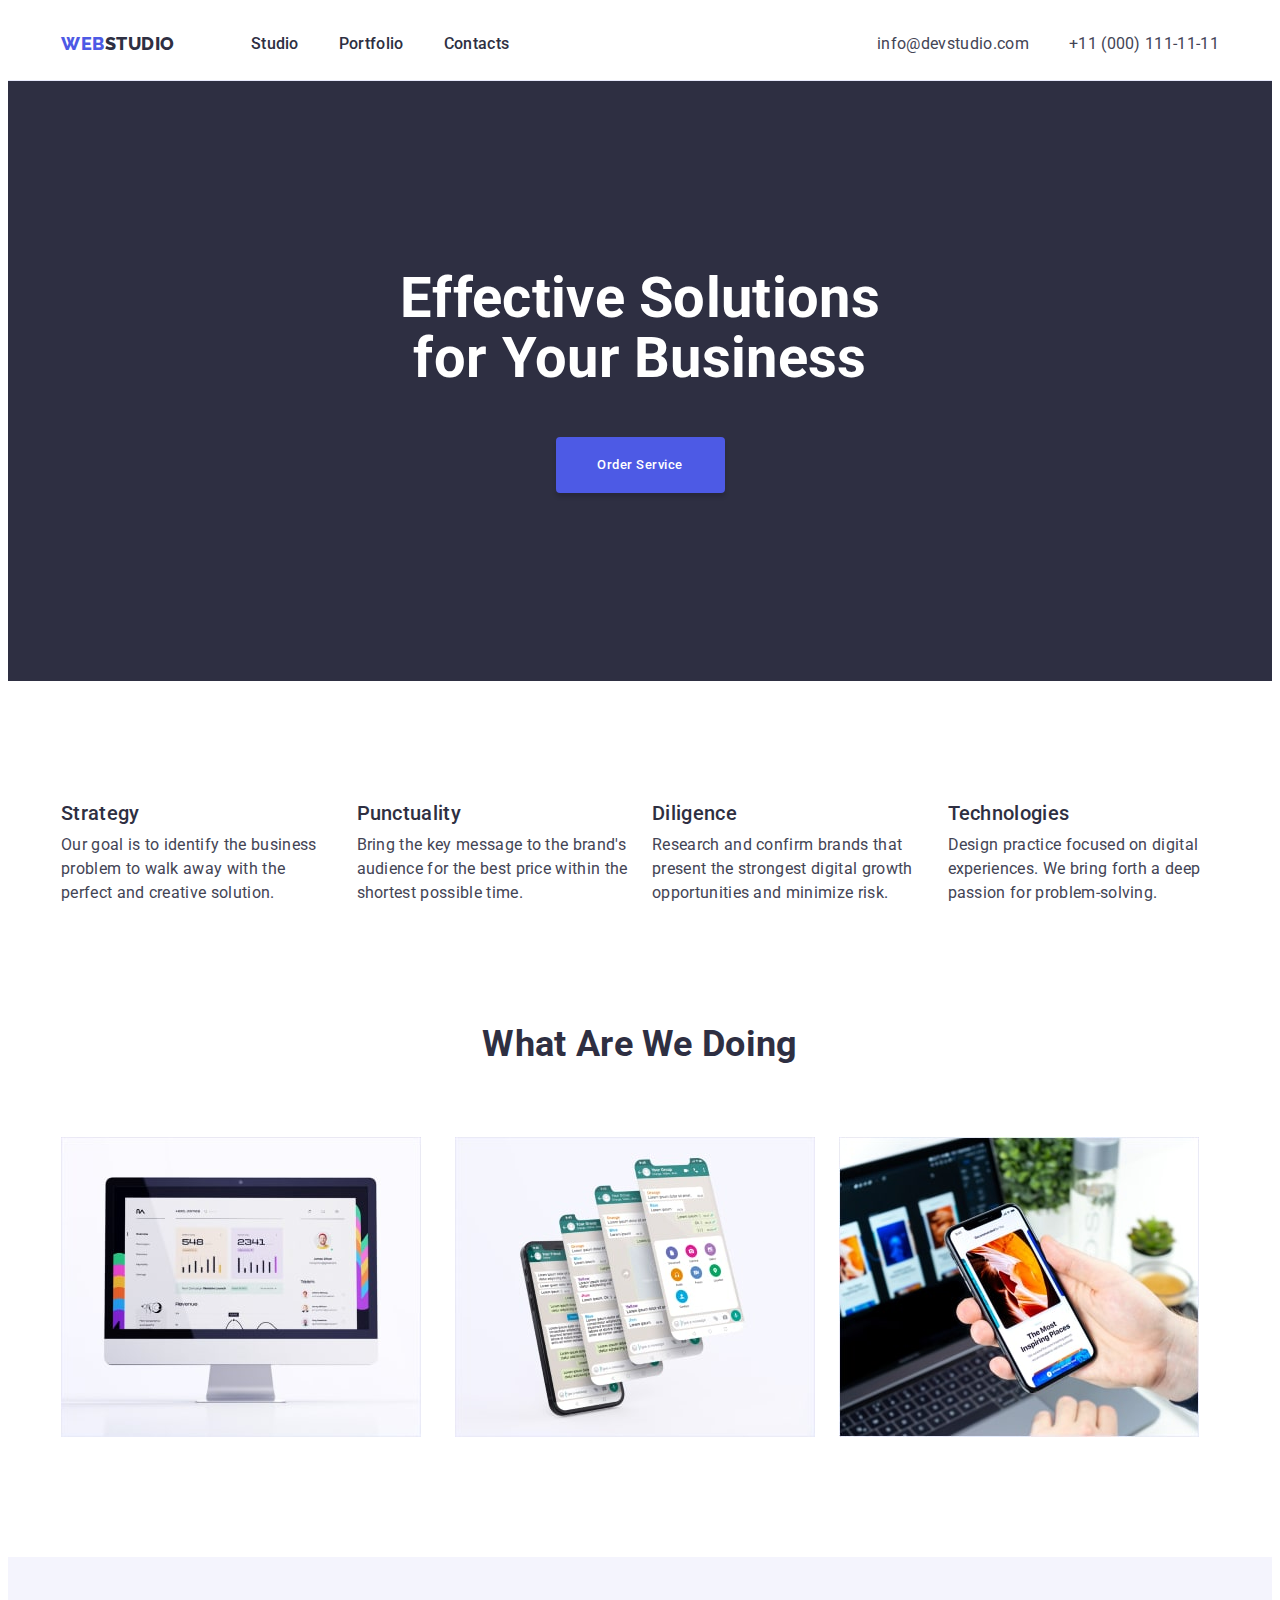
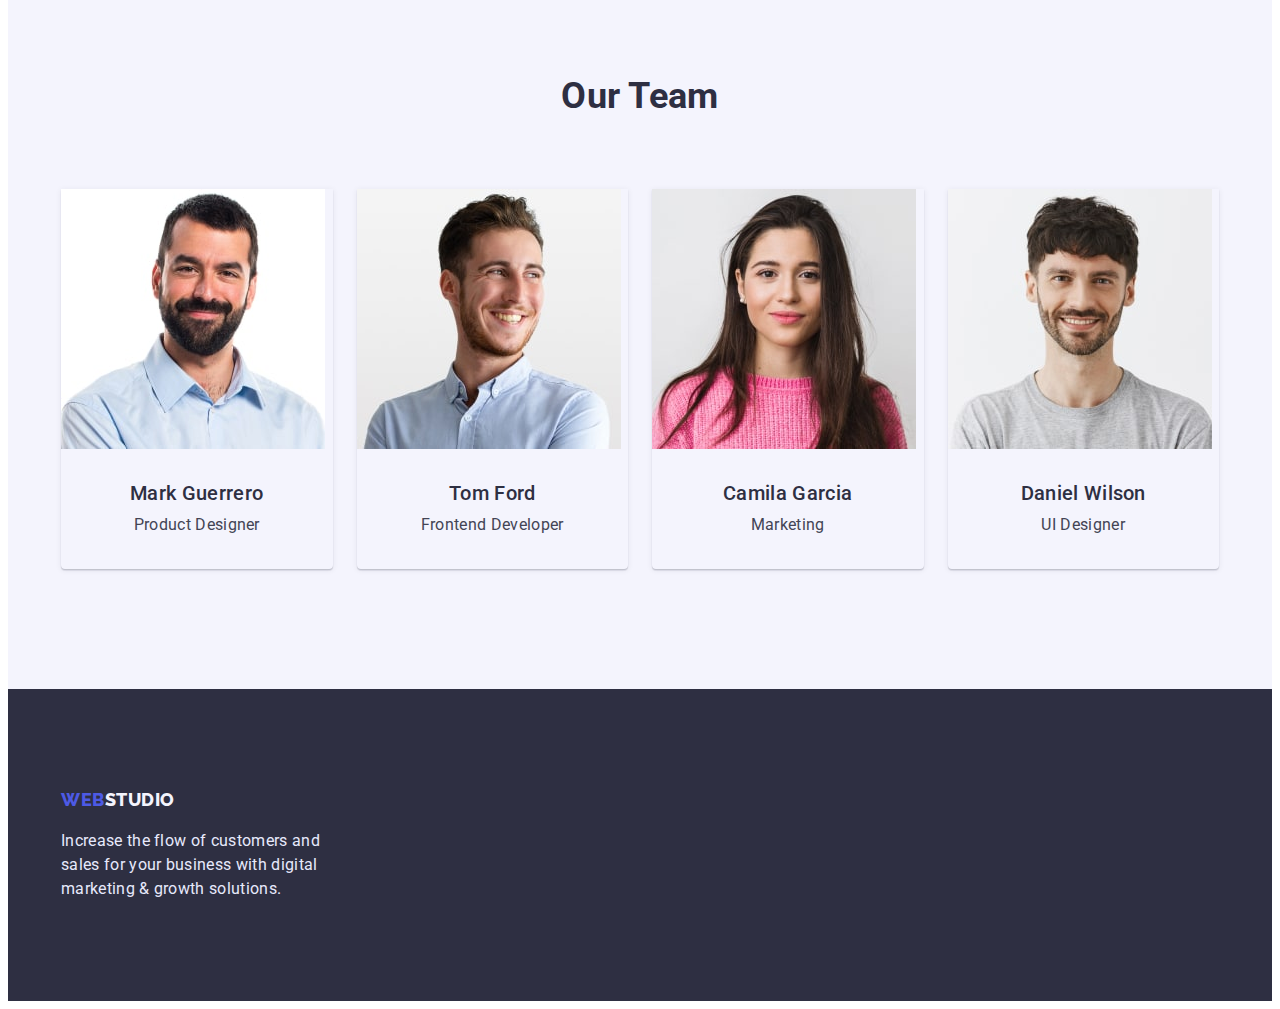
<file: index.html>
<!DOCTYPE html>
<html lang="en">
  <head>
    <meta charset="UTF-8" />
    <meta http-equiv="X-UA-Compatible" content="IE=edge" />
    <meta name="viewport" content="width=device-width, initial-scale=1.0" />
    <title>Web Studio</title>
    <link rel="preconnect" href="https://fonts.googleapis.com" />
    <link rel="preconnect" href="https://fonts.gstatic.com" crossorigin />
    <link
      href="https://fonts.googleapis.com/css2?family=Raleway:wght@800&family=Roboto:wght@400;500;700&display=swap"
      rel="stylesheet"
    />
    <link
      rel="stylesheet"
      href="https://cdnjs.cloudflare.com/ajax/libs/modern-normalize/1.1.0/modern-normalize.min.css"
      integrity="sha512-wpPYUAdjBVSE4KJnH1VR1HeZfpl1ub8YT/NKx4PuQ5NmX2tKuGu6U/JRp5y+Y8XG2tV+wKQpNHVUX03MfMFn9Q=="
      crossorigin="anonymous"
      referrerpolicy="no-referrer"
    />
    <link rel="stylesheet" href="./css/styles.css" />
  </head>
  <body>
    <!-- HEADER -->

    <header class="header">
      <div class="container header-page">
        <nav class="main-nav">
          <a class="logo link" href="./index.html"
            ><span class="accent-logo">Web</span>Studio</a
          >
          <ul class="header-list list">
            <li class="header-item">
              <a class="nav-link link" href="./index.html">Studio</a>
            </li>
            <li class="header-item">
              <a class="nav-link link" href="./portfolio.html">Portfolio</a>
            </li>
            <li class="header-item">
              <a class="nav-link link" href="">Contacts</a>
            </li>
          </ul>
        </nav>
      <address class="header-contacts">
        <ul class="contacts-list list">
          <li class="contacts-item">
            <a class="contacts-link link" href="mailto:info@devstudio.com"
              >info@devstudio.com</a
            >
          </li>
          <li class="contacts-item">
            <a class="contacts-link link" href="tel:+110001111111"
              >+11 (000) 111-11-11</a
            >
          </li>
        </ul>
      </address>
      </div >
    </header>
    <main>
      <!-- HERO -->
      <section class="hero section">
        <div class="container">
          <h1 class="hero-title">Effective Solutions for Your Business</h1>
          <button class="main-btn" type="button">Order Service</button>
        </div >
      </section>
      <!-- FEATURES -->
      <section class="features section">
        <div class="container">
          <h2 class="visually-hidden">Our Features</h2>
          <ul class="features-list list">
            <li class="features-item">
              <h3 class="section-subtitle">Strategy</h3>
              <p class="section-description">
                Our goal is to identify the business problem to walk away with the
                perfect and creative solution.
              </p>
            <li class="features-item">
              <h3 class="section-subtitle">Punctuality</h3>
              <p class="section-description">
                Bring the key message to the brand's audience for the best price
                within the shortest possible time.
              </p>
            </li>
            <li class="features-item">
              <h3 class="section-subtitle">Diligence</h3>
              <p class="section-description">
                Research and confirm brands that present the strongest digital
                growth opportunities and minimize risk.
              </p>
            </li>
            <li class="features-item">
              <h3 class="section-subtitle">Technologies</h3>
              <p class="section-description">
                Design practice focused on digital experiences. We bring forth a
                deep passion for problem-solving.
              </p>
            </li>
          </ul>
        </div >
      </section>
      <!-- WHAT ARE WE DOING? -->
      <section class="our-work section">
        <div class="container">
          <h2 class="section-title">What are we doing</h2>
          <ul class="our-work-list list">
            <li class="our-work-item">
              <img
                src="./images/img1.jpg"
                alt="what are we doing"
                width="360"
                height="360"
              />
            </li>
            <li>
              <img
                src="./images/img2.jpg"
                alt="what are we doing"
                width="360"
                height="360"
              />
            </li>
            <li class="our-work-item">
              <img
                src="./images/img3.jpg"
                alt="what are we doing"
                width="360"
                height="360"
              />
            </li>
          </ul>
        </div >
      </section>
      <!-- OUR TEAM -->
      <section class="team section">
        <div class="container">
          <h2 class="section-title">Our Team</h2>
          <ul class="team-list list">
            <li class="team-item">
              <img
                class="team-link"
                src="./images/worker1.jpg"
                alt="worker1"
                width="264"
                height="260"
              />
              <div class="card-description-studio">
                <h3 class="section-subtitle">Mark Guerrero</h3>
                <p class="section-description">Product Designer</p>
              </div >
            </li>
            <li class="team-item">
              <img
                class="team-link"
                src="./images/worker2.jpg"
                alt="worker2"
                width="264"
                height="260"
              />
            <div class="card-description-studio">
                <h3 class="section-subtitle">Tom Ford</h3>
                <p class="section-description">Frontend Developer</p>
            </div >
            </li>
            <li class="team-item">
              <img
                class="team-link"
                src="./images/worker3.jpg"
                alt="worker3"
                width="264"
                height="260"
              />
            <div class="card-description-studio">
                <h3 class="section-subtitle">Camila Garcia</h3>
                <p class="section-description">Marketing</p>
            </div >
            </li>
            <li class="team-item">
              <img
                class="team-link"
                src="./images/worker4.jpg"
                alt="worker4"
                width="264"
                height="260"
              />
           <div class="card-description-studio">
                <h3 class="section-subtitle">Daniel Wilson</h3>
                <p class="section-description">UI Designer</p>
           </div >
            </li>
          </ul>
        </div >
      </section>
    </main>
    <!-- FOOTER -->
    <footer class="footer">
      <div class="container">
        <a class="logo-footer link" href="./index.html"
          ><span class="accent-logo">Web</span>Studio</a
        >
        <p class="footer-description">
          Increase the flow of customers and sales for your business with digital
          marketing & growth solutions.
        </p>
      </div >
    </footer>
  </body>
</html>
</file>
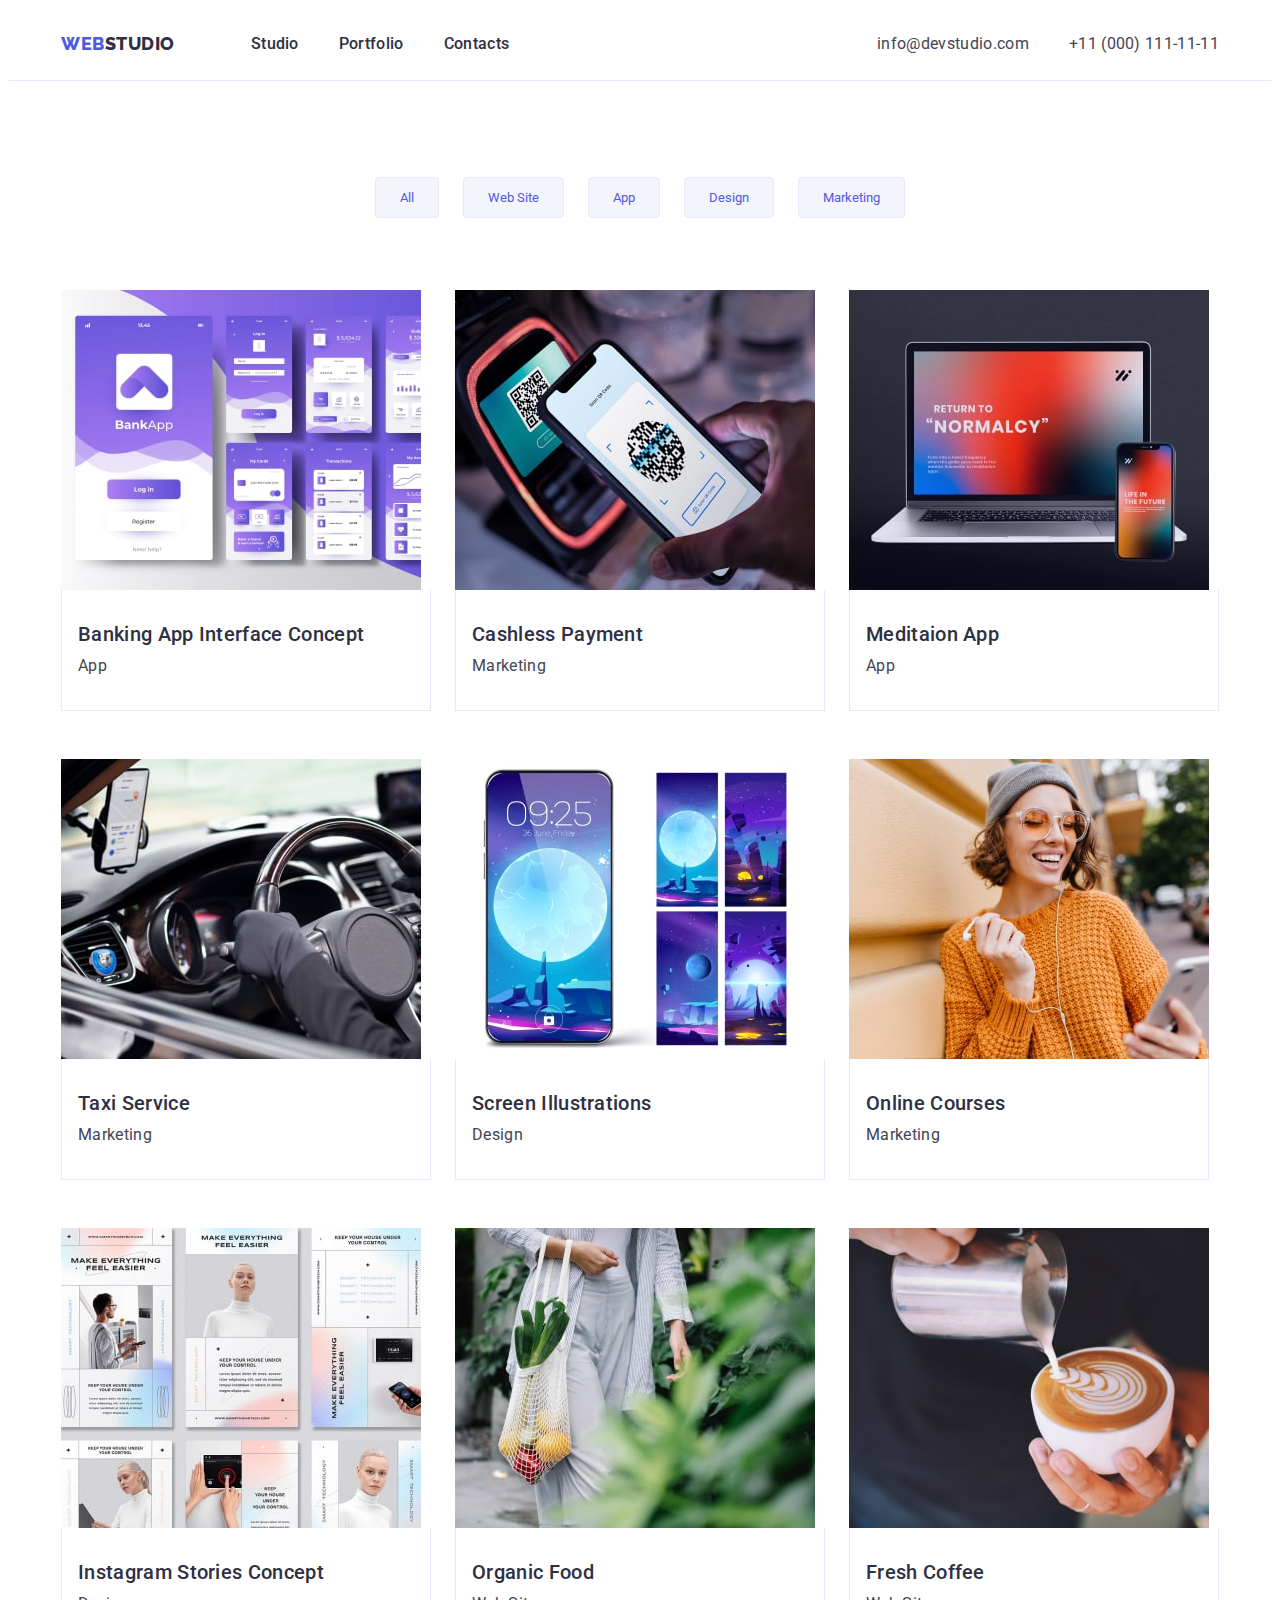
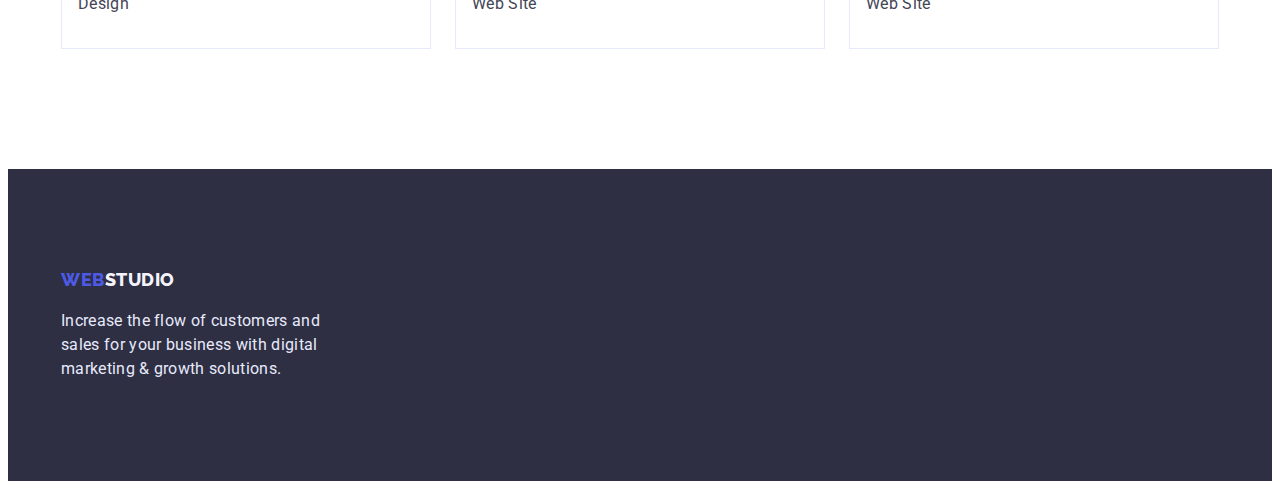
<file: portfolio.html>
<!DOCTYPE html>
<html lang="en">
  <head>
    <meta charset="UTF-8" />
    <meta http-equiv="X-UA-Compatible" content="IE=edge" />
    <meta name="viewport" content="width=device-width, initial-scale=1.0" />
    <title>Portfolio</title>
    <link rel="preconnect" href="https://fonts.googleapis.com" />
    <link rel="preconnect" href="https://fonts.gstatic.com" crossorigin />
    <link
      href="https://fonts.googleapis.com/css2?family=Raleway:wght@800&family=Roboto:wght@400;500;700&display=swap"
      rel="stylesheet"
    />
    <link rel="stylesheet" href="https://cdnjs.cloudflare.com/ajax/libs/modern-normalize/1.1.0/modern-normalize.min.css" integrity="sha512-wpPYUAdjBVSE4KJnH1VR1HeZfpl1ub8YT/NKx4PuQ5NmX2tKuGu6U/JRp5y+Y8XG2tV+wKQpNHVUX03MfMFn9Q==" crossorigin="anonymous" referrerpolicy="no-referrer" />
    <link rel="stylesheet" href="./css/styles.css" />
  </head>
  <body>
    <!-- HEADER -->
   <header class="header">
      <div class="container header-page">
        <nav class="main-nav">
          <a class="logo link" href="./index.html"
            ><span class="accent-logo">Web</span>Studio</a
          >
          <ul class="header-list list">
            <li class="header-item">
              <a class="nav-link link" href="./index.html">Studio</a>
            </li>
            <li class="header-item">
              <a class="nav-link link" href="./portfolio.html">Portfolio</a>
            </li>
            <li class="header-item">
              <a class="nav-link link" href="">Contacts</a>
            </li>
          </ul>
        </nav>
      <address class="header-contacts">
        <ul class="contacts-list list">
          <li class="contacts-item">
            <a class="contacts-link link" href="mailto:info@devstudio.com"
              >info@devstudio.com</a
            >
          </li>
          <li class="contacts-item">
            <a class="contacts-link link" href="tel:+110001111111"
              >+11 (000) 111-11-11</a
            >
          </li>
        </ul>
      </address>
      </div >
    </header>
    <main>
      <section class="portfolio-filters section">
        <div class="container">
          <h1 class="visually-hidden">Portfolio</h1>
          <!-- Portfolio filters -->
          <ul class="portfolio-filters-list list">
            <li class="portfolio-button-item">
              <button class="filter-buttons" type="button">All</button>
            </li>
            <li class="portfolio-button-item">
              <button class="filter-buttons" type="button">Web Site</button>
            </li>
            <li class="portfolio-button-item">
              <button class="filter-buttons" type="button">App</button>
            </li>
            <li class="portfolio-button-item">
              <button class="filter-buttons" type="button">Design</button>
            </li>
            <li class="portfolio-button-item">
              <button class="filter-buttons" type="button">Marketing</button>
            </li>
          </ul>
          <!-- Portfolio-examples -->
          <ul class="portfolio-examples-list list">
            <li class="examples-item">
              <img
                class="examples-img"
                src="./images/portfolio1.jpg"
                alt="portfolio1"
                width="360"
                height="300"
              />
              <div class="card-description-portfolio">
                <h2 class="section-subtitle">Banking App Interface Concept</h2>
                <p class="section-description">App</p>
              </div >
            </li>
            <li class="examples-item">
              <img
                class="examples-img"
                src="./images/portfolio2.jpg"
                alt="portfolio2"
                width="360"
                height="300"
              />
              <div class="card-description-portfolio">
                <h2 class="section-subtitle">Cashless Payment</h2>
                <p class="section-description">Marketing</p>
              </div >
            </li>
            <li class="examples-item">
              <img
                class="examples-img"
                src="./images/portfolio3.jpg"
                alt="portfolio3"
                width="360"
                height="300"
              />
              <div class="card-description-portfolio">
                <h2 class="section-subtitle">Meditaion App</h2>
                <p class="section-description">App</p>
              </div >
            </li>
            <li class="examples-item">
              <img
                class="examples-img"
                src="./images/portfolio4.jpg"
                alt="portfolio4"
                width="360"
                height="300"
              />
              <div class="card-description-portfolio">
                <h2 class="section-subtitle">Taxi Service</h2>
                <p class="section-description">Marketing</p>
              </div >
            </li>
            <li class="examples-item">
              <img
                class="examples-img"
                src="./images/portfolio5.jpg"
                alt="portfolio5"
                width="360"
                height="300"
              />
              <div class="card-description-portfolio">
                <h2 class="section-subtitle">Screen Illustrations</h2>
                <p class="section-description">Design</p>
              </div >
            </li>
            <li>
              <img
                class="examples-img"
                src="./images/portfolio6.jpg"
                alt="portfolio6"
                width="360"
                height="300"
              />
              <div class="card-description-portfolio">
                <h2 class="section-subtitle">Online Courses</h2>
                <p class="section-description">Marketing</p>
              </div >
            </li>
            <li class="examples-item">
              <img
                class="examples-img"
                src="./images/portfolio7.jpg"
                alt="portfolio7"
                width="360"
                height="300"
              />
             <div class="card-description-portfolio">
                <h2 class="section-subtitle">Instagram Stories Concept</h2>
                <p class="section-description">Design</p>
             </div >
            </li>
            <li class="examples-item">
              <img
                class="examples-img"
                src="./images/portfolio8.jpg"
                alt="portfolio8"
                width="360"
                height="300"
              />
              <div class="card-description-portfolio">
                <h2 class="section-subtitle">Organic Food</h2>
                <p class="section-description">Web Site</p>
              </div >
            </li>
            <li class="examples-item">
              <img
                class="examples-img"
                src="./images/portfolio9.jpg"
                alt="portfolio9"
                width="360"
                height="300"
              />
              <div class="card-description-portfolio">
                <h2 class="section-subtitle">Fresh Coffee</h2>
                <p class="section-description">Web Site</p>
              </div >
            </li>
          </ul>
        </div >
      </section>
    </main>
    <!-- FOOTER -->
    <footer class="footer">
      <div class="container">
        <a class="logo-footer link" href="./index.html"
          ><span class="accent-logo">Web</span>Studio</a
        >
        <p class="footer-description">
          Increase the flow of customers and sales for your business with digital
          marketing & growth solutions.
        </p>
      </div >
    </footer>
  </body>
</html>
</file>
<file: css/styles.css>
:root {
  --primary-brand-color: #4d5ae5;
  --pressed-state-color: #404bbf;
  --dark-color: #2e2f42;
  --succes-color: #31d0aa;
  --text-color: #434455;
  --subtle-color: #8e8f99;
  --accent-color: #e7e9fc;
  --light-color: #f4f4fd;
  --modal-overlay-color: #2e2f42;
  --hero-background-color: #2e2f42;
  --white-color: #ffffff;
}

h1,
h2,
h3,
h4,
p {
  margin: 0;
}

ul {
  margin: 0;
  padding-left: 0;
}
img {
  max-width: 100%;
  height: auto;
  display: block;
}

body {
  font-family: "Roboto", sans-serif;
  letter-spacing: 0.02em;
  line-height: 1.5;
  color: var(--text-color);
  background-color: var(--white-color);
  font-size: 16px;
}

.list {
  list-style: none;
}

.link {
  text-decoration: none;
}

.container {
  max-width: 1158px;
  padding: 0 15px;
  margin: 0 auto;
}
.section {
  padding-top: 120px;
  padding-bottom: 120px;
}

/* HEADER  */

.header {
  border-bottom: 1px solid #e7e9fc;

  padding: 24px 0;
}
.header-page {
  display: flex;
  align-items: center;
  justify-content: space-between;
}
.main-nav {
  display: flex;
}
.logo {
  font-family: "Raleway", sans-serif;
  font-weight: 800;
  font-size: 18px;
  line-height: 1.33;
  letter-spacing: 0.03em;
  text-transform: uppercase;
  color: var(--dark-color);

  margin-right: 76px;
}

.accent-logo {
  color: var(--primary-brand-color);
}
.header-list {
  display: flex;
}
.header-item:not(:last-child) {
  margin-right: 40px;
}
.nav-link {
  font-weight: 500;
  color: var(--dark-color);

  /* padding: 10px; */
}
.nav-link:hover,
.nav-link:focus {
  font-weight: 500;
  color: var(--pressed-state-color);
}

.header-contacts {
}
.contacts-list {
  display: flex;
}
.contacts-item:not(:last-child) {
  margin-right: 40px;
}
.contacts-link {
  color: var(--text-color);
  font-style: normal;
}
.contacts-link:hover,
.contacts-link:focus {
  color: var(--pressed-state-color);
}

/* HERO */

.hero {
  background-color: var(--hero-background-color);
  padding-top: 188px;
  padding-bottom: 188px;
}

.hero-title {
  max-width: 494px;
  font-size: 56px;
  line-height: 1.07;
  text-align: center;
  color: var(--white-color);

  margin: 0 auto;
  margin-bottom: 48px;
}

.main-btn {
  min-width: 169px;
  height: 56px;
  font-family: "Roboto", sans-serif;
  background-color: var(--primary-brand-color);
  color: var(--white-color);
  font-weight: 500;
  letter-spacing: 0.04em;
  cursor: pointer;

  box-shadow: 0px 4px 4px rgba(0, 0, 0, 0.15);
  border-radius: 4px;
  border: none;

  margin-left: auto;
  margin-right: auto;
  display: block;
}
.main-btn:hover,
.main-btn:focus {
  background: var(--pressed-state-color);
  box-shadow: 0px 4px 4px rgba(0, 0, 0, 0.15);
  border-radius: 4px;
  color: var(--white-color);
}

/* FEATURES */

.features {
  padding-bottom: 0;
}
.visually-hidden {
  position: absolute;
  white-space: nowrap;
  width: 1px;
  height: 1px;
  overflow: hidden;
  border: 0;
  padding: 0;
  clip: rect(0 0 0 0);
  clip-path: inset(50%);
  margin: -1px;
}
.features-list {
  display: flex;
  flex-wrap: wrap;
  gap: 24px;
}
.features-item {
  flex-basis: calc((100% - 72px) / 4);
}
.section-subtitle {
  font-weight: 500;
  font-size: 20px;
  line-height: 1.2;
  color: var(--dark-color);

  margin-bottom: 8px;
}
/* ----- WHAT ARE WE DOING? ------- */

.our-work {
}
.section-title {
  font-size: 36px;
  line-height: 1.11;
  text-align: center;
  text-transform: capitalize;
  color: var(--dark-color);

  margin-bottom: 72px;
}
.our-work-list {
  display: flex;
  flex-wrap: wrap;
  gap: 24px;
}
.our-work-item {
  flex-basis: calc((100% - 48px) / 3);
}

/* OUR TEAM */

.team {
  background-color: var(--light-color);
}
.team-list {
  display: flex;
  flex-wrap: wrap;
  gap: 24px;
}
.team-item {
  flex-basis: calc((100% - 24px * 3) / 4);
  box-shadow: 0px 1px 6px rgba(46, 47, 66, 0.08),
    0px 1px 1px rgba(46, 47, 66, 0.16), 0px 2px 1px rgba(46, 47, 66, 0.08);
  border-radius: 0px 0px 4px 4px;
}
.team-link {
}
.card-description-studio {
  padding-top: 32px;
  padding-bottom: 32px;
  text-align: center;
}
/* FOOTER */

.footer {
  background-color: var(--dark-color);
  padding-top: 100px;
  padding-bottom: 100px;
  /* padding-left: 156px; */
}

.logo-footer {
  font-family: "Raleway", sans-serif;
  font-weight: 800;
  font-size: 18px;
  line-height: 1.16;
  letter-spacing: 0.03em;
  text-transform: uppercase;
  color: var(--light-color);
}

.accent-logo {
  color: var(--primary-brand-color);
}

.footer-description {
  color: var(--accent-color);
  max-width: 264px;

  margin-top: 16px;
}

/* --------PORTFOLIO FILTERS----------- */

.portfolio-filters {
  padding-top: 96px;
}
.portfolio-filters-list {
  display: flex;
  justify-content: center;
  gap: 24px;

  margin-bottom: 72px;
}
.portfolio-button-item {
}
.filter-buttons {
  font-family: "Roboto", sans-serif;
  background: var(--light-color);
  border: 1px solid var(--accent-color);
  border-radius: 4px;
  color: var(--primary-brand-color);
  cursor: pointer;

  padding: 12px 24px;
}
.filter-buttons:hover,
.filter-buttons:focus {
  background: var(--pressed-state-color);
  box-shadow: 0px 3px 1px rgba(0, 0, 0, 0.1), 0px 2px 1px rgba(0, 0, 0, 0.08),
    0px 2px 2px rgba(0, 0, 0, 0.12);
  color: var(--white-color);
}
/* --------PORTFOLIO EXAMPLES----------- */

.portfolio-examples-list {
  display: flex;
  flex-wrap: wrap;
  row-gap: 48px;
  column-gap: 24px;
}
.examples-item {
  width: calc((100% - 48px) / 3);
}
.examples-img {
}
.card-description-portfolio {
  padding-left: 16px;
  padding-top: 32px;
  padding-bottom: 32px;
  background: #ffffff;
  border: 1px solid #e7e9fc;
  border-top: none;
}
</file>
